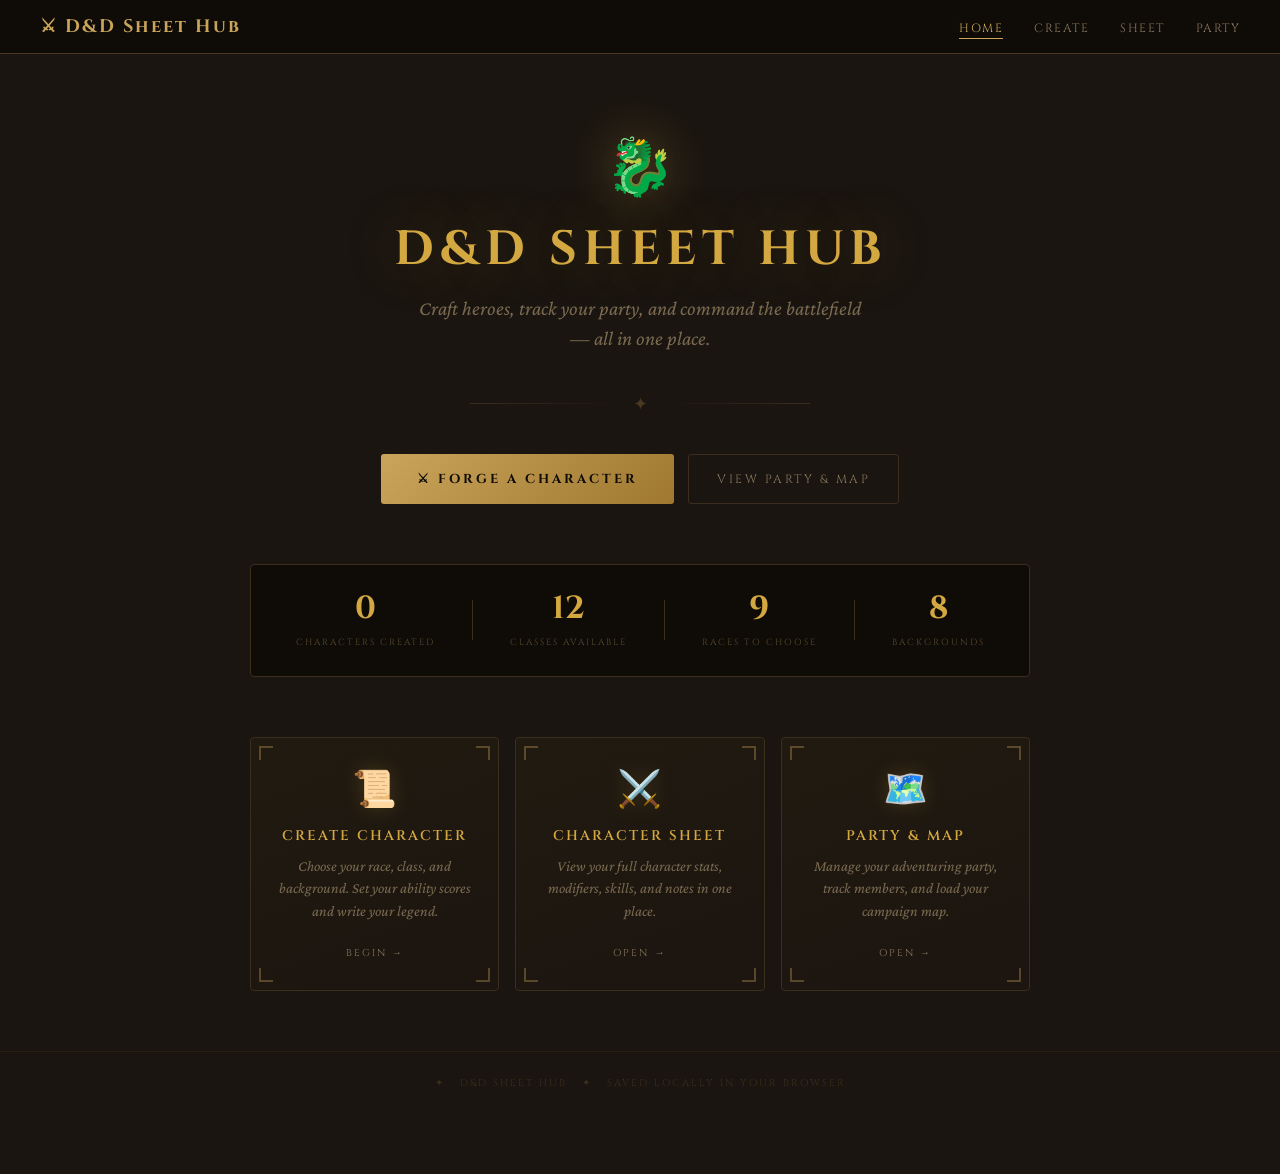
<file: index.html>
<!doctype html>
<html lang="no">
  <head>
    <meta charset="UTF-8" />
    <meta name="viewport" content="width=device-width, initial-scale=1.0" />
    <title>D&D Sheet Hub</title>
    <link rel="stylesheet" href="style.css" />
    <link rel="preconnect" href="https://fonts.googleapis.com" />
    <link rel="preconnect" href="https://fonts.gstatic.com" crossorigin />
    <link
      href="https://fonts.googleapis.com/css2?family=Cinzel:wght@400;600;700&family=Crimson+Pro:ital,wght@0,300;0,400;0,600;1,300;1,400&display=swap"
      rel="stylesheet"
    />
    <style>
      /* ---- HERO ---- */
      .hero {
        text-align: center;
        padding: 80px 20px 60px;
        position: relative;
      }

      .hero-emblem {
        font-size: 56px;
        display: block;
        margin-bottom: 24px;
        filter: drop-shadow(0 0 24px rgba(212, 168, 64, 0.4));
      }

      .hero-title {
        font-family: "Cinzel", serif;
        font-size: 48px;
        font-weight: 700;
        color: #d4a840;
        letter-spacing: 6px;
        text-transform: uppercase;
        text-shadow: 0 0 60px rgba(212, 168, 64, 0.25);
        line-height: 1.1;
        margin-bottom: 16px;
      }

      .hero-tagline {
        font-family: "Crimson Pro", serif;
        font-style: italic;
        font-size: 20px;
        color: #7a6a50;
        margin-bottom: 40px;
        max-width: 460px;
        margin-left: auto;
        margin-right: auto;
        line-height: 1.5;
      }

      .hero-divider {
        display: flex;
        align-items: center;
        gap: 16px;
        max-width: 340px;
        margin: 0 auto 40px;
      }

      .hero-divider::before,
      .hero-divider::after {
        content: "";
        flex: 1;
        height: 1px;
        background: linear-gradient(to right, transparent, #3a2e1c);
      }
      .hero-divider::before {
        background: linear-gradient(to left, transparent, #3a2e1c);
      }

      .hero-divider span {
        color: #4a3820;
        font-size: 18px;
      }

      .hero-buttons {
        display: flex;
        gap: 14px;
        justify-content: center;
        flex-wrap: wrap;
      }

      .btn-hero-primary {
        background: linear-gradient(135deg, #c9a45a, #a07830);
        color: #0f0c08;
        border: none;
        font-family: "Cinzel", serif;
        font-size: 13px;
        font-weight: 700;
        letter-spacing: 3px;
        text-transform: uppercase;
        padding: 16px 36px;
        border-radius: 3px;
        cursor: pointer;
        text-decoration: none;
        display: inline-block;
        transition:
          opacity 0.2s,
          transform 0.1s;
      }

      .btn-hero-primary:hover {
        opacity: 0.9;
      }
      .btn-hero-primary:active {
        transform: scale(0.99);
      }

      .btn-hero-secondary {
        background: transparent;
        color: #8a7860;
        border: 1px solid #3a2e1c;
        font-family: "Cinzel", serif;
        font-size: 12px;
        letter-spacing: 2.5px;
        text-transform: uppercase;
        padding: 16px 28px;
        border-radius: 3px;
        cursor: pointer;
        text-decoration: none;
        display: inline-block;
        transition:
          color 0.2s,
          border-color 0.2s;
      }

      .btn-hero-secondary:hover {
        color: #c9a45a;
        border-color: #c9a45a;
      }

      /* ---- FEATURE CARDS ---- */
      .cards-section {
        max-width: 820px;
        margin: 0 auto;
        padding: 0 20px 60px;
      }

      .cards-grid {
        display: grid;
        grid-template-columns: repeat(3, 1fr);
        gap: 16px;
      }

      .feature-card {
        background: linear-gradient(160deg, #211a10, #1c1510);
        border: 1px solid #3a2e1c;
        border-radius: 4px;
        padding: 30px 24px;
        text-align: center;
        position: relative;
        text-decoration: none;
        display: block;
        transition:
          border-color 0.2s,
          transform 0.2s;
        cursor: pointer;
      }

      .feature-card:hover {
        border-color: #c9a45a55;
        transform: translateY(-2px);
      }

      .feature-card .corner {
        width: 14px;
        height: 14px;
        opacity: 0.35;
      }
      .feature-card .corner-tl {
        top: 8px;
        left: 8px;
      }
      .feature-card .corner-tr {
        top: 8px;
        right: 8px;
      }
      .feature-card .corner-bl {
        bottom: 8px;
        left: 8px;
      }
      .feature-card .corner-br {
        bottom: 8px;
        right: 8px;
      }

      .card-icon {
        font-size: 36px;
        display: block;
        margin-bottom: 16px;
        filter: drop-shadow(0 0 10px rgba(212, 168, 64, 0.2));
      }

      .card-title {
        font-family: "Cinzel", serif;
        font-size: 14px;
        font-weight: 600;
        letter-spacing: 2px;
        text-transform: uppercase;
        color: #d4a840;
        margin-bottom: 10px;
      }

      .card-desc {
        font-family: "Crimson Pro", serif;
        font-style: italic;
        font-size: 15px;
        color: #7a6a50;
        line-height: 1.5;
        margin-bottom: 20px;
      }

      .card-link {
        font-family: "Cinzel", serif;
        font-size: 10px;
        letter-spacing: 2px;
        text-transform: uppercase;
        color: #8a7860;
        transition: color 0.2s;
      }

      .feature-card:hover .card-link {
        color: #c9a45a;
      }

      /* ---- STATS STRIP ---- */
      .stats-strip {
        max-width: 820px;
        margin: 0 auto 60px;
        padding: 0 20px;
      }

      .stats-panel {
        background: #0f0c08;
        border: 1px solid #3a2e1c;
        border-radius: 4px;
        padding: 28px 36px;
        display: flex;
        justify-content: space-around;
        align-items: center;
        gap: 20px;
        flex-wrap: wrap;
      }

      .stat-item {
        text-align: center;
      }

      .stat-number {
        font-family: "Cinzel", serif;
        font-size: 32px;
        font-weight: 700;
        color: #d4a840;
        display: block;
        line-height: 1;
        margin-bottom: 6px;
      }

      .stat-label {
        font-family: "Cinzel", serif;
        font-size: 9px;
        letter-spacing: 2px;
        text-transform: uppercase;
        color: #5a4a30;
      }

      .stat-divider {
        width: 1px;
        height: 40px;
        background: #3a2e1c;
      }

      /* ---- FOOTER ---- */
      .dnd-footer {
        text-align: center;
        padding: 24px;
        border-top: 1px solid #2a2010;
        font-family: "Cinzel", serif;
        font-size: 10px;
        letter-spacing: 2px;
        color: #3a2e1c;
        text-transform: uppercase;
      }

      /* ---- RESPONSIVE ---- */
      @media (max-width: 650px) {
        .hero-title {
          font-size: 32px;
          letter-spacing: 3px;
        }
        .cards-grid {
          grid-template-columns: 1fr;
        }
        .stat-divider {
          display: none;
        }
        .stats-panel {
          gap: 28px;
        }
      }
    </style>
  </head>
  <body>
    <nav class="dnd-nav">
      <div class="dnd-logo">⚔ D&D Sheet Hub</div>
      <div class="dnd-nav-links">
        <a href="index.html" class="active">Home</a>
        <a href="create.html">Create</a>
        <a href="character.html">Sheet</a>
        <a href="party.html">Party</a>
      </div>
    </nav>

    <!-- HERO -->
    <section class="hero">
      <span class="hero-emblem">🐉</span>
      <h1 class="hero-title">D&D Sheet Hub</h1>
      <p class="hero-tagline">
        Craft heroes, track your party, and command the battlefield — all in one
        place.
      </p>
      <div class="hero-divider"><span>✦</span></div>
      <div class="hero-buttons">
        <a class="btn-hero-primary" href="create.html">⚔ Forge a Character</a>
        <a class="btn-hero-secondary" href="party.html">View Party & Map</a>
      </div>
    </section>

    <!-- STATS STRIP -->
    <div class="stats-strip">
      <div class="stats-panel">
        <div class="stat-item">
          <span class="stat-number" id="charCount">0</span>
          <span class="stat-label">Characters Created</span>
        </div>
        <div class="stat-divider"></div>
        <div class="stat-item">
          <span class="stat-number">12</span>
          <span class="stat-label">Classes Available</span>
        </div>
        <div class="stat-divider"></div>
        <div class="stat-item">
          <span class="stat-number">9</span>
          <span class="stat-label">Races to Choose</span>
        </div>
        <div class="stat-divider"></div>
        <div class="stat-item">
          <span class="stat-number">8</span>
          <span class="stat-label">Backgrounds</span>
        </div>
      </div>
    </div>

    <!-- FEATURE CARDS -->
    <section class="cards-section">
      <div class="cards-grid">
        <a class="feature-card" href="create.html">
          <div class="corner corner-tl"></div>
          <div class="corner corner-tr"></div>
          <div class="corner corner-bl"></div>
          <div class="corner corner-br"></div>
          <span class="card-icon">📜</span>
          <div class="card-title">Create Character</div>
          <p class="card-desc">
            Choose your race, class, and background. Set your ability scores and
            write your legend.
          </p>
          <span class="card-link">Begin →</span>
        </a>

        <a class="feature-card" href="character.html">
          <div class="corner corner-tl"></div>
          <div class="corner corner-tr"></div>
          <div class="corner corner-bl"></div>
          <div class="corner corner-br"></div>
          <span class="card-icon">⚔️</span>
          <div class="card-title">Character Sheet</div>
          <p class="card-desc">
            View your full character stats, modifiers, skills, and notes in one
            place.
          </p>
          <span class="card-link">Open →</span>
        </a>

        <a class="feature-card" href="party.html">
          <div class="corner corner-tl"></div>
          <div class="corner corner-tr"></div>
          <div class="corner corner-bl"></div>
          <div class="corner corner-br"></div>
          <span class="card-icon">🗺️</span>
          <div class="card-title">Party & Map</div>
          <p class="card-desc">
            Manage your adventuring party, track members, and load your campaign
            map.
          </p>
          <span class="card-link">Open →</span>
        </a>
      </div>
    </section>

    <footer class="dnd-footer">
      ✦ &nbsp; D&D Sheet Hub &nbsp; ✦ &nbsp; Saved locally in your browser
    </footer>

    <script>
      // Show how many characters have been saved locally
      const saved = localStorage.getItem("dnd_character");
      document.getElementById("charCount").textContent = saved ? "1" : "0";
    </script>
  </body>
</html>
</file>
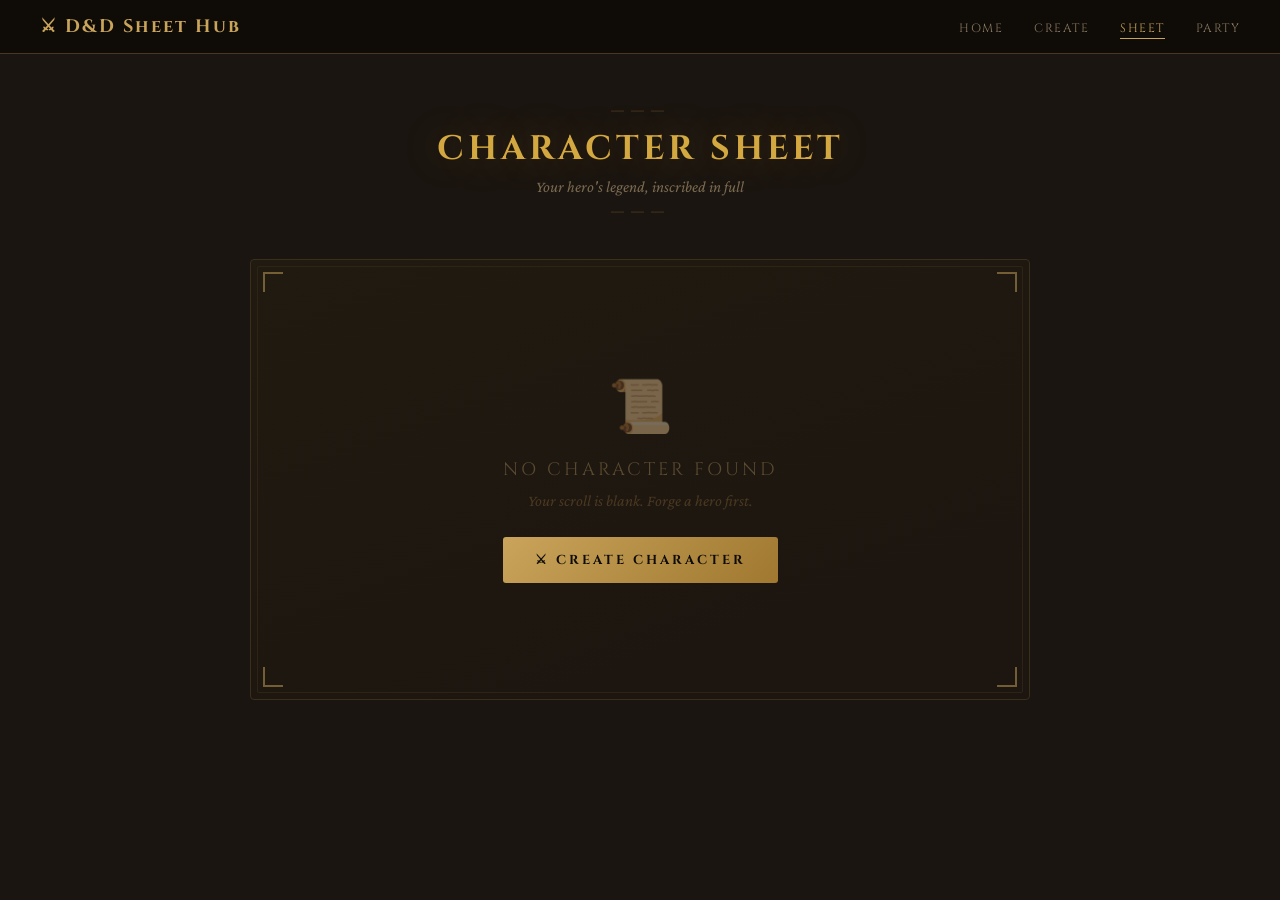
<file: character.html>
<!doctype html>
<html lang="no">
  <head>
    <meta charset="UTF-8" />
    <meta name="viewport" content="width=device-width, initial-scale=1.0" />
    <title>Character Sheet | D&D Sheet Hub</title>
    <link rel="stylesheet" href="style.css" />
    <link rel="preconnect" href="https://fonts.googleapis.com" />
    <link rel="preconnect" href="https://fonts.gstatic.com" crossorigin />
    <link
      href="https://fonts.googleapis.com/css2?family=Cinzel:wght@400;600;700&family=Crimson+Pro:ital,wght@0,300;0,400;0,600;1,300;1,400&display=swap"
      rel="stylesheet"
    />
    <style>
      /* ---- EMPTY STATE ---- */
      .empty-state {
        text-align: center;
        padding: 80px 20px;
      }

      .empty-icon {
        font-size: 52px;
        display: block;
        margin-bottom: 20px;
        opacity: 0.4;
      }

      .empty-title {
        font-family: "Cinzel", serif;
        font-size: 18px;
        letter-spacing: 3px;
        text-transform: uppercase;
        color: #5a4a30;
        margin-bottom: 10px;
      }

      .empty-desc {
        font-family: "Crimson Pro", serif;
        font-style: italic;
        font-size: 16px;
        color: #4a3820;
        margin-bottom: 28px;
      }

      /* ---- CHARACTER HEADER ---- */
      .char-header {
        display: flex;
        gap: 28px;
        align-items: flex-start;
        margin-bottom: 32px;
        flex-wrap: wrap;
      }

      .char-portrait {
        width: 110px;
        height: 110px;
        border-radius: 4px;
        border: 1px solid #3a2e1c;
        object-fit: cover;
        flex-shrink: 0;
        background: #120f0a;
        display: flex;
        align-items: center;
        justify-content: center;
        font-size: 40px;
        color: #3a2e1c;
      }

      .char-portrait img {
        width: 100%;
        height: 100%;
        object-fit: cover;
        border-radius: 3px;
      }

      .char-identity {
        flex: 1;
      }

      .char-name {
        font-family: "Cinzel", serif;
        font-size: 32px;
        font-weight: 700;
        color: #d4a840;
        letter-spacing: 3px;
        text-transform: uppercase;
        text-shadow: 0 0 30px rgba(212, 168, 64, 0.2);
        line-height: 1.1;
        margin-bottom: 8px;
      }

      .char-meta {
        display: flex;
        gap: 8px;
        flex-wrap: wrap;
        margin-bottom: 12px;
      }

      .char-badge {
        font-family: "Cinzel", serif;
        font-size: 9px;
        letter-spacing: 2px;
        text-transform: uppercase;
        color: #8a7040;
        background: #1e1810;
        border: 1px solid #3a2e1c;
        border-radius: 2px;
        padding: 4px 10px;
      }

      .char-badge.level {
        color: #c9a45a;
        border-color: #c9a45a44;
        background: #221a08;
      }

      .char-updated {
        font-family: "Crimson Pro", serif;
        font-style: italic;
        font-size: 13px;
        color: #4a3820;
      }

      /* ---- ABILITY SCORES ---- */
      .ability-grid-sheet {
        display: grid;
        grid-template-columns: repeat(6, 1fr);
        gap: 10px;
        margin-bottom: 4px;
      }

      .ability-box {
        background: #120f0a;
        border: 1px solid #3a2e1c;
        border-radius: 4px;
        padding: 14px 8px 10px;
        text-align: center;
      }

      .ability-box .ab-label {
        font-family: "Cinzel", serif;
        font-size: 9px;
        letter-spacing: 2px;
        color: #c9a45a;
        display: block;
        margin-bottom: 6px;
      }

      .ability-box .ab-score {
        font-family: "Cinzel", serif;
        font-size: 26px;
        font-weight: 700;
        color: #e8dcc8;
        display: block;
        line-height: 1;
      }

      .ability-box .ab-mod {
        font-family: "Crimson Pro", serif;
        font-style: italic;
        font-size: 13px;
        color: #7a6a50;
        display: block;
        margin-top: 4px;
      }

      /* ---- SKILLS ---- */
      .skills-grid {
        display: grid;
        grid-template-columns: 1fr 1fr;
        gap: 6px;
      }

      .skill-row {
        display: flex;
        justify-content: space-between;
        align-items: center;
        padding: 6px 10px;
        background: #120f0a;
        border-radius: 3px;
        border: 1px solid #2a2010;
      }

      .skill-name {
        font-family: "Crimson Pro", serif;
        font-size: 14px;
        color: #c8b890;
      }

      .skill-name .skill-attr {
        font-size: 11px;
        color: #5a4a30;
        margin-left: 4px;
        font-style: italic;
      }

      .skill-mod {
        font-family: "Cinzel", serif;
        font-size: 13px;
        font-weight: 600;
        color: #c9a45a;
      }

      /* ---- COMBAT STATS ---- */
      .combat-grid {
        display: grid;
        grid-template-columns: repeat(3, 1fr);
        gap: 10px;
      }

      .combat-box {
        background: #120f0a;
        border: 1px solid #3a2e1c;
        border-radius: 4px;
        padding: 16px 12px;
        text-align: center;
      }

      .combat-label {
        font-family: "Cinzel", serif;
        font-size: 9px;
        letter-spacing: 2px;
        text-transform: uppercase;
        color: #5a4a30;
        display: block;
        margin-bottom: 8px;
      }

      .combat-value {
        font-family: "Cinzel", serif;
        font-size: 28px;
        font-weight: 700;
        color: #d4a840;
        display: block;
        line-height: 1;
      }

      /* ---- NOTES ---- */
      .notes-box {
        background: #120f0a;
        border: 1px solid #3a2e1c;
        border-radius: 4px;
        padding: 18px;
        font-family: "Crimson Pro", serif;
        font-size: 16px;
        color: #c8b890;
        line-height: 1.7;
        min-height: 100px;
        white-space: pre-wrap;
      }

      .notes-empty {
        font-style: italic;
        color: #3a2e1c;
      }

      /* ---- DEATH SAVES ---- */
      .death-saves {
        display: flex;
        gap: 20px;
        align-items: center;
        flex-wrap: wrap;
      }

      .death-label {
        font-family: "Cinzel", serif;
        font-size: 10px;
        letter-spacing: 2px;
        text-transform: uppercase;
        color: #5a4a30;
        min-width: 60px;
      }

      .save-dots {
        display: flex;
        gap: 8px;
      }

      .save-dot {
        width: 18px;
        height: 18px;
        border-radius: 50%;
        border: 1px solid #3a2e1c;
        background: #120f0a;
        cursor: pointer;
        transition:
          background 0.15s,
          border-color 0.15s;
      }

      .save-dot.success.filled {
        background: #3a7a3a;
        border-color: #5aaa5a;
      }
      .save-dot.failure.filled {
        background: #7a2020;
        border-color: #aa4040;
      }

      /* ---- EDIT BUTTON ---- */
      .sheet-actions {
        display: flex;
        gap: 10px;
        margin-top: 28px;
      }

      /* ---- RESPONSIVE ---- */
      @media (max-width: 650px) {
        .ability-grid-sheet {
          grid-template-columns: repeat(3, 1fr);
        }
        .combat-grid {
          grid-template-columns: repeat(2, 1fr);
        }
        .skills-grid {
          grid-template-columns: 1fr;
        }
        .char-name {
          font-size: 22px;
        }
      }
    </style>
  </head>
  <body>
    <nav class="dnd-nav">
      <div class="dnd-logo">⚔ D&D Sheet Hub</div>
      <div class="dnd-nav-links">
        <a href="index.html">Home</a>
        <a href="create.html">Create</a>
        <a href="character.html" class="active">Sheet</a>
        <a href="party.html">Party</a>
      </div>
    </nav>

    <div class="dnd-container">
      <div class="dnd-header">
        <h1 class="dnd-title">Character Sheet</h1>
        <p class="dnd-subtitle">Your hero's legend, inscribed in full</p>
      </div>

      <div class="dnd-panel" id="sheetPanel">
        <div class="corner corner-tl"></div>
        <div class="corner corner-tr"></div>
        <div class="corner corner-bl"></div>
        <div class="corner corner-br"></div>

        <!-- Filled by JS -->
        <div id="sheetContent"></div>
      </div>
    </div>

    <script>
      const abilities = [
        {
          id: "str",
          label: "STR",
          name: "Strength",
          skills: [{ name: "Athletics", attr: "STR" }],
        },
        {
          id: "dex",
          label: "DEX",
          name: "Dexterity",
          skills: [
            { name: "Acrobatics", attr: "DEX" },
            { name: "Sleight of Hand", attr: "DEX" },
            { name: "Stealth", attr: "DEX" },
          ],
        },
        { id: "con", label: "CON", name: "Constitution", skills: [] },
        {
          id: "int",
          label: "INT",
          name: "Intelligence",
          skills: [
            { name: "Arcana", attr: "INT" },
            { name: "History", attr: "INT" },
            { name: "Investigation", attr: "INT" },
            { name: "Nature", attr: "INT" },
            { name: "Religion", attr: "INT" },
          ],
        },
        {
          id: "wis",
          label: "WIS",
          name: "Wisdom",
          skills: [
            { name: "Animal Handling", attr: "WIS" },
            { name: "Insight", attr: "WIS" },
            { name: "Medicine", attr: "WIS" },
            { name: "Perception", attr: "WIS" },
            { name: "Survival", attr: "WIS" },
          ],
        },
        {
          id: "cha",
          label: "CHA",
          name: "Charisma",
          skills: [
            { name: "Deception", attr: "CHA" },
            { name: "Intimidation", attr: "CHA" },
            { name: "Performance", attr: "CHA" },
            { name: "Persuasion", attr: "CHA" },
          ],
        },
      ];

      function mod(score) {
        return Math.floor((score - 10) / 2);
      }

      function modStr(score) {
        const m = mod(score);
        return (m >= 0 ? "+" : "") + m;
      }

      function profBonus(level) {
        return Math.ceil(level / 4) + 1;
      }

      function calcAC(dex) {
        return 10 + mod(dex);
      }

      function calcHP(level, con) {
        return 8 + mod(con) * level + 8 * (level - 1);
      }

      function calcInitiative(dex) {
        return mod(dex);
      }

      function renderSheet(char) {
        const prof = profBonus(char.level);
        const allSkills = abilities
          .flatMap((a) =>
            a.skills.map((s) => ({
              ...s,
              modVal: mod(char.stats[a.id]),
            })),
          )
          .sort((a, b) => a.name.localeCompare(b.name));

        const updatedDate = new Date(char.updatedAt).toLocaleDateString(
          "no-NO",
          {
            day: "numeric",
            month: "long",
            year: "numeric",
          },
        );

        const portraitHTML = char.image
          ? `<div class="char-portrait"><img src="${char.image}" alt="Character portrait" /></div>`
          : `<div class="char-portrait">⚔</div>`;

        document.getElementById("sheetContent").innerHTML = `
          <!-- HEADER -->
          <div class="char-header">
            ${portraitHTML}
            <div class="char-identity">
              <div class="char-name">${char.name}</div>
              <div class="char-meta">
                <span class="char-badge level">Level ${char.level}</span>
                ${char.class ? `<span class="char-badge">${char.class}</span>` : ""}
                ${char.race ? `<span class="char-badge">${char.race}</span>` : ""}
                ${char.background ? `<span class="char-badge">${char.background}</span>` : ""}
                <span class="char-badge">Prof +${prof}</span>
              </div>
              <div class="char-updated">Last updated: ${updatedDate}</div>
            </div>
          </div>

          <!-- ABILITY SCORES -->
          <div class="section-divider"><span>Ability Scores</span></div>
          <div class="ability-grid-sheet">
            ${abilities
              .map(
                (a) => `
              <div class="ability-box">
                <span class="ab-label">${a.label}</span>
                <span class="ab-score">${char.stats[a.id]}</span>
                <span class="ab-mod">${modStr(char.stats[a.id])}</span>
              </div>
            `,
              )
              .join("")}
          </div>

          <!-- COMBAT STATS -->
          <div class="section-divider" style="margin-top:28px"><span>Combat</span></div>
          <div class="combat-grid">
            <div class="combat-box">
              <span class="combat-label">Hit Points</span>
              <span class="combat-value">${calcHP(char.level, char.stats.con)}</span>
            </div>
            <div class="combat-box">
              <span class="combat-label">Armor Class</span>
              <span class="combat-value">${calcAC(char.stats.dex)}</span>
            </div>
            <div class="combat-box">
              <span class="combat-label">Initiative</span>
              <span class="combat-value">${calcInitiative(char.stats.dex) >= 0 ? "+" : ""}${calcInitiative(char.stats.dex)}</span>
            </div>
          </div>

          <!-- DEATH SAVES -->
          <div style="margin-top:14px; background:#120f0a; border:1px solid #3a2e1c; border-radius:4px; padding:14px 18px;">
            <div style="font-family:'Cinzel',serif; font-size:9px; letter-spacing:2px; text-transform:uppercase; color:#5a4a30; margin-bottom:12px;">Death Saving Throws</div>
            <div class="death-saves">
              <span class="death-label">Successes</span>
              <div class="save-dots" id="successDots">
                <div class="save-dot success" data-index="0"></div>
                <div class="save-dot success" data-index="1"></div>
                <div class="save-dot success" data-index="2"></div>
              </div>
              <span class="death-label" style="margin-left:12px">Failures</span>
              <div class="save-dots" id="failureDots">
                <div class="save-dot failure" data-index="0"></div>
                <div class="save-dot failure" data-index="1"></div>
                <div class="save-dot failure" data-index="2"></div>
              </div>
            </div>
          </div>

          <!-- SKILLS -->
          <div class="section-divider" style="margin-top:28px"><span>Skills</span></div>
          <div class="skills-grid">
            ${allSkills
              .map(
                (s) => `
              <div class="skill-row">
                <span class="skill-name">${s.name} <span class="skill-attr">${s.attr}</span></span>
                <span class="skill-mod">${s.modVal >= 0 ? "+" : ""}${s.modVal}</span>
              </div>
            `,
              )
              .join("")}
          </div>

          <!-- SAVING THROWS -->
          <div class="section-divider" style="margin-top:28px"><span>Saving Throws</span></div>
          <div class="skills-grid">
            ${abilities
              .map(
                (a) => `
              <div class="skill-row">
                <span class="skill-name">${a.name}</span>
                <span class="skill-mod">${modStr(char.stats[a.id])}</span>
              </div>
            `,
              )
              .join("")}
          </div>

          <!-- NOTES -->
          <div class="section-divider" style="margin-top:28px"><span>Notes & Backstory</span></div>
          <div class="notes-box">
            ${
              char.notes
                ? char.notes.replace(/</g, "&lt;").replace(/>/g, "&gt;")
                : '<span class="notes-empty">No notes recorded.</span>'
            }
          </div>

          <!-- ACTIONS -->
          <div class="sheet-actions">
            <a href="create.html" class="btn-secondary" style="text-decoration:none; padding:14px 22px; font-family:'Cinzel',serif; font-size:11px; letter-spacing:2px; text-transform:uppercase; color:#7a6a50; border:1px solid #3a2e1c; border-radius:3px; transition:color 0.2s, border-color 0.2s; cursor:pointer; display:inline-block;">✎ Edit Character</a>
            <button class="btn-secondary" id="deleteBtn" style="cursor:pointer;">⊗ Delete Character</button>
          </div>
        `;

        // Death save dot toggle
        document.querySelectorAll(".save-dot").forEach((dot) => {
          dot.addEventListener("click", () => {
            dot.classList.toggle("filled");
          });
        });

        // Delete character
        document.getElementById("deleteBtn").addEventListener("click", () => {
          if (
            confirm(
              "Are you sure you want to delete this character? This cannot be undone.",
            )
          ) {
            localStorage.removeItem("dnd_character");
            renderEmpty();
          }
        });
      }

      function renderEmpty() {
        document.getElementById("sheetContent").innerHTML = `
          <div class="empty-state">
            <span class="empty-icon">📜</span>
            <div class="empty-title">No Character Found</div>
            <p class="empty-desc">Your scroll is blank. Forge a hero first.</p>
            <a href="create.html" class="btn-hero-primary" style="
              background: linear-gradient(135deg, #c9a45a, #a07830);
              color: #0f0c08;
              border: none;
              font-family: 'Cinzel', serif;
              font-size: 13px;
              font-weight: 700;
              letter-spacing: 3px;
              text-transform: uppercase;
              padding: 14px 32px;
              border-radius: 3px;
              cursor: pointer;
              text-decoration: none;
              display: inline-block;
            ">⚔ Create Character</a>
          </div>
        `;
      }

      // Load from localStorage
      const saved = localStorage.getItem("dnd_character");
      if (saved) {
        try {
          renderSheet(JSON.parse(saved));
        } catch {
          renderEmpty();
        }
      } else {
        renderEmpty();
      }
    </script>
  </body>
</html>
</file>
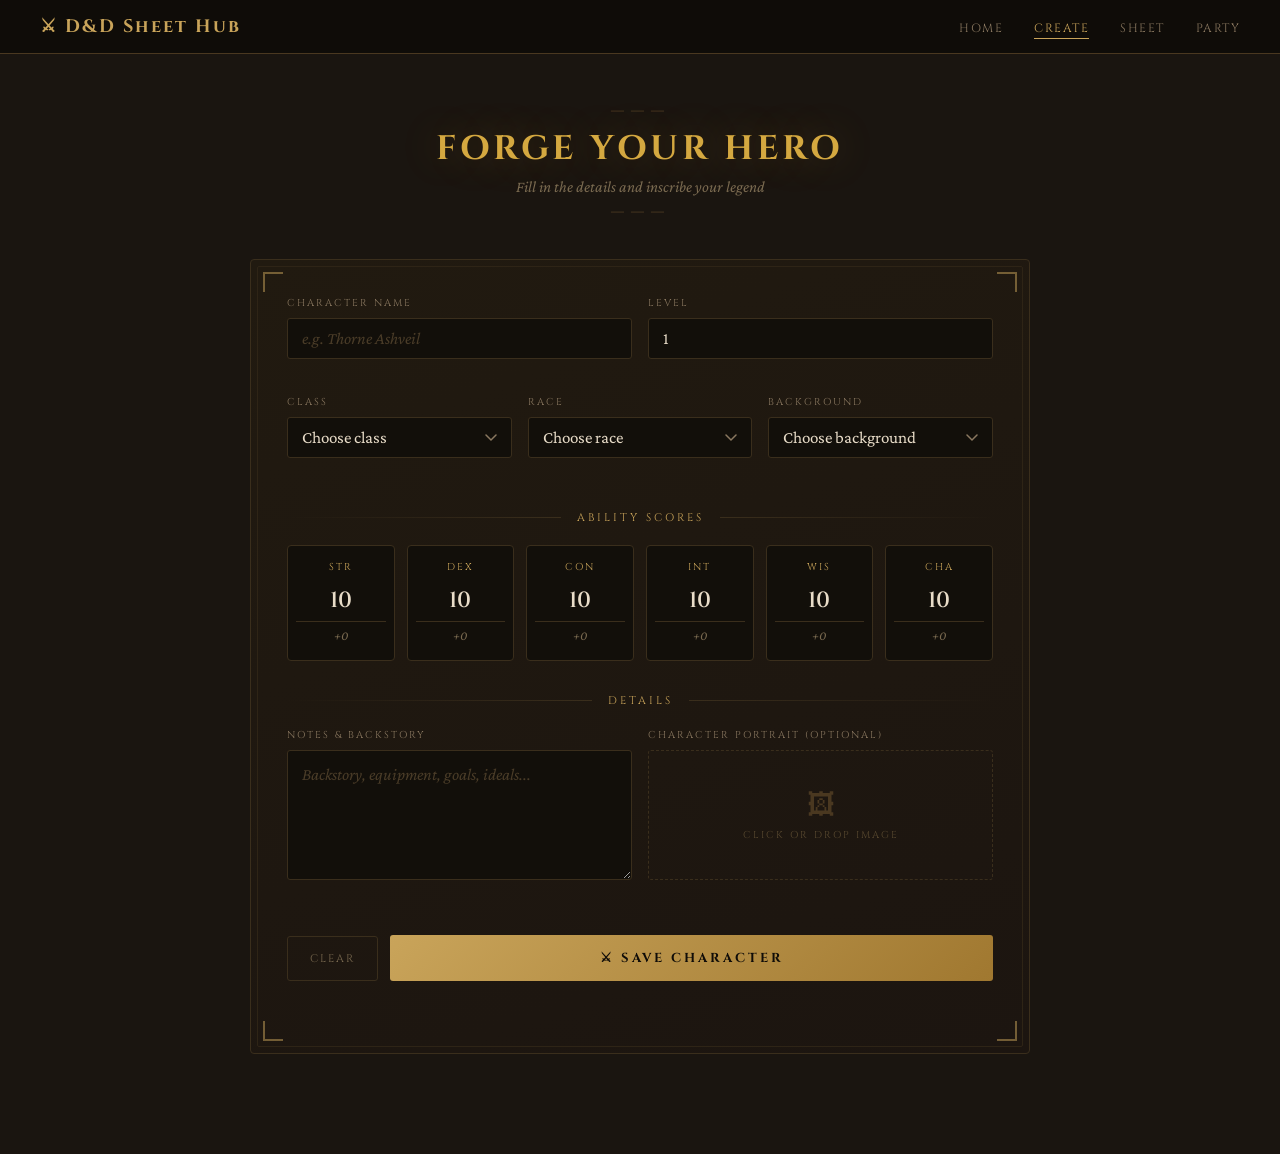
<file: create.html>
<!doctype html>
<html lang="no">
  <head>
    <meta charset="UTF-8" />
    <meta name="viewport" content="width=device-width, initial-scale=1.0" />
    <title>Create Character | D&D Sheet Hub</title>
    <link rel="stylesheet" href="style.css" />
    <link rel="preconnect" href="https://fonts.googleapis.com" />
    <link rel="preconnect" href="https://fonts.gstatic.com" crossorigin />
    <link
      href="https://fonts.googleapis.com/css2?family=Cinzel:wght@400;600;700&family=Crimson+Pro:ital,wght@0,300;0,400;0,600;1,300;1,400&display=swap"
      rel="stylesheet"
    />
  </head>
  <body>
    <nav class="dnd-nav">
      <div class="dnd-logo">⚔ D&D Sheet Hub</div>
      <div class="dnd-nav-links">
        <a href="index.html">Home</a>
        <a href="create.html" class="active">Create</a>
        <a href="character.html">Sheet</a>
        <a href="party.html">Party</a>
      </div>
    </nav>

    <div class="dnd-container">
      <div class="dnd-header">
        <h1 class="dnd-title">Forge Your Hero</h1>
        <p class="dnd-subtitle">Fill in the details and inscribe your legend</p>
      </div>

      <div class="dnd-panel">
        <div class="corner corner-tl"></div>
        <div class="corner corner-tr"></div>
        <div class="corner corner-bl"></div>
        <div class="corner corner-br"></div>

        <form id="characterForm">
          <div class="grid-2">
            <div class="field-group">
              <label class="field-label" for="name">Character Name</label>
              <input
                class="dnd-input"
                id="name"
                name="name"
                type="text"
                placeholder="e.g. Thorne Ashveil"
                maxlength="30"
                required
              />
            </div>
            <div class="field-group">
              <label class="field-label" for="level">Level</label>
              <input
                class="dnd-input"
                id="level"
                name="level"
                type="number"
                min="1"
                max="20"
                value="1"
                required
              />
            </div>
          </div>

          <div class="grid-3">
            <div class="field-group">
              <label class="field-label" for="class">Class</label>
              <select class="dnd-select" id="class" name="class" required>
                <option value="">Choose class</option>
                <option>Barbarian</option>
                <option>Bard</option>
                <option>Cleric</option>
                <option>Druid</option>
                <option>Fighter</option>
                <option>Monk</option>
                <option>Paladin</option>
                <option>Ranger</option>
                <option>Rogue</option>
                <option>Sorcerer</option>
                <option>Warlock</option>
                <option>Wizard</option>
              </select>
            </div>
            <div class="field-group">
              <label class="field-label" for="race">Race</label>
              <select class="dnd-select" id="race" name="race" required>
                <option value="">Choose race</option>
                <option>Human</option>
                <option>Elf</option>
                <option>Dwarf</option>
                <option>Halfling</option>
                <option>Gnome</option>
                <option>Half-Elf</option>
                <option>Half-Orc</option>
                <option>Tiefling</option>
                <option>Dragonborn</option>
              </select>
            </div>
            <div class="field-group">
              <label class="field-label" for="background">Background</label>
              <select class="dnd-select" id="background" name="background">
                <option value="">Choose background</option>
                <option>Acolyte</option>
                <option>Criminal</option>
                <option>Folk Hero</option>
                <option>Noble</option>
                <option>Outlander</option>
                <option>Sage</option>
                <option>Soldier</option>
                <option>Urchin</option>
              </select>
            </div>
          </div>

          <div class="section-divider"><span>Ability Scores</span></div>

          <div class="ability-grid" id="abilityGrid"></div>

          <div class="section-divider"><span>Details</span></div>

          <div class="grid-2">
            <div class="field-group">
              <label class="field-label" for="notes">Notes & Backstory</label>
              <textarea
                class="dnd-textarea"
                id="notes"
                name="notes"
                placeholder="Backstory, equipment, goals, ideals..."
              ></textarea>
            </div>
            <div class="field-group">
              <label class="field-label">Character Portrait (optional)</label>
              <div class="image-drop" id="imageDrop">
                <input
                  type="file"
                  accept="image/*"
                  class="file-input-hidden"
                  id="imageInput"
                />
                <div class="image-drop-icon" id="dropIcon">🖼</div>
                <div class="image-drop-text" id="dropText">
                  Click or drop image
                </div>
                <div class="image-preview-wrap" id="previewWrap">
                  <img
                    class="image-preview"
                    id="imagePreview"
                    alt="Character portrait"
                  />
                </div>
              </div>
            </div>
          </div>

          <div class="actions">
            <button type="button" class="btn-secondary" id="clearBtn">
              Clear
            </button>
            <button type="submit" class="btn-primary">⚔ Save Character</button>
          </div>
          <p class="status-msg" id="statusMsg" aria-live="polite"></p>
        </form>
      </div>
    </div>

    <script src="script.js"></script>
  </body>
</html>
</file>
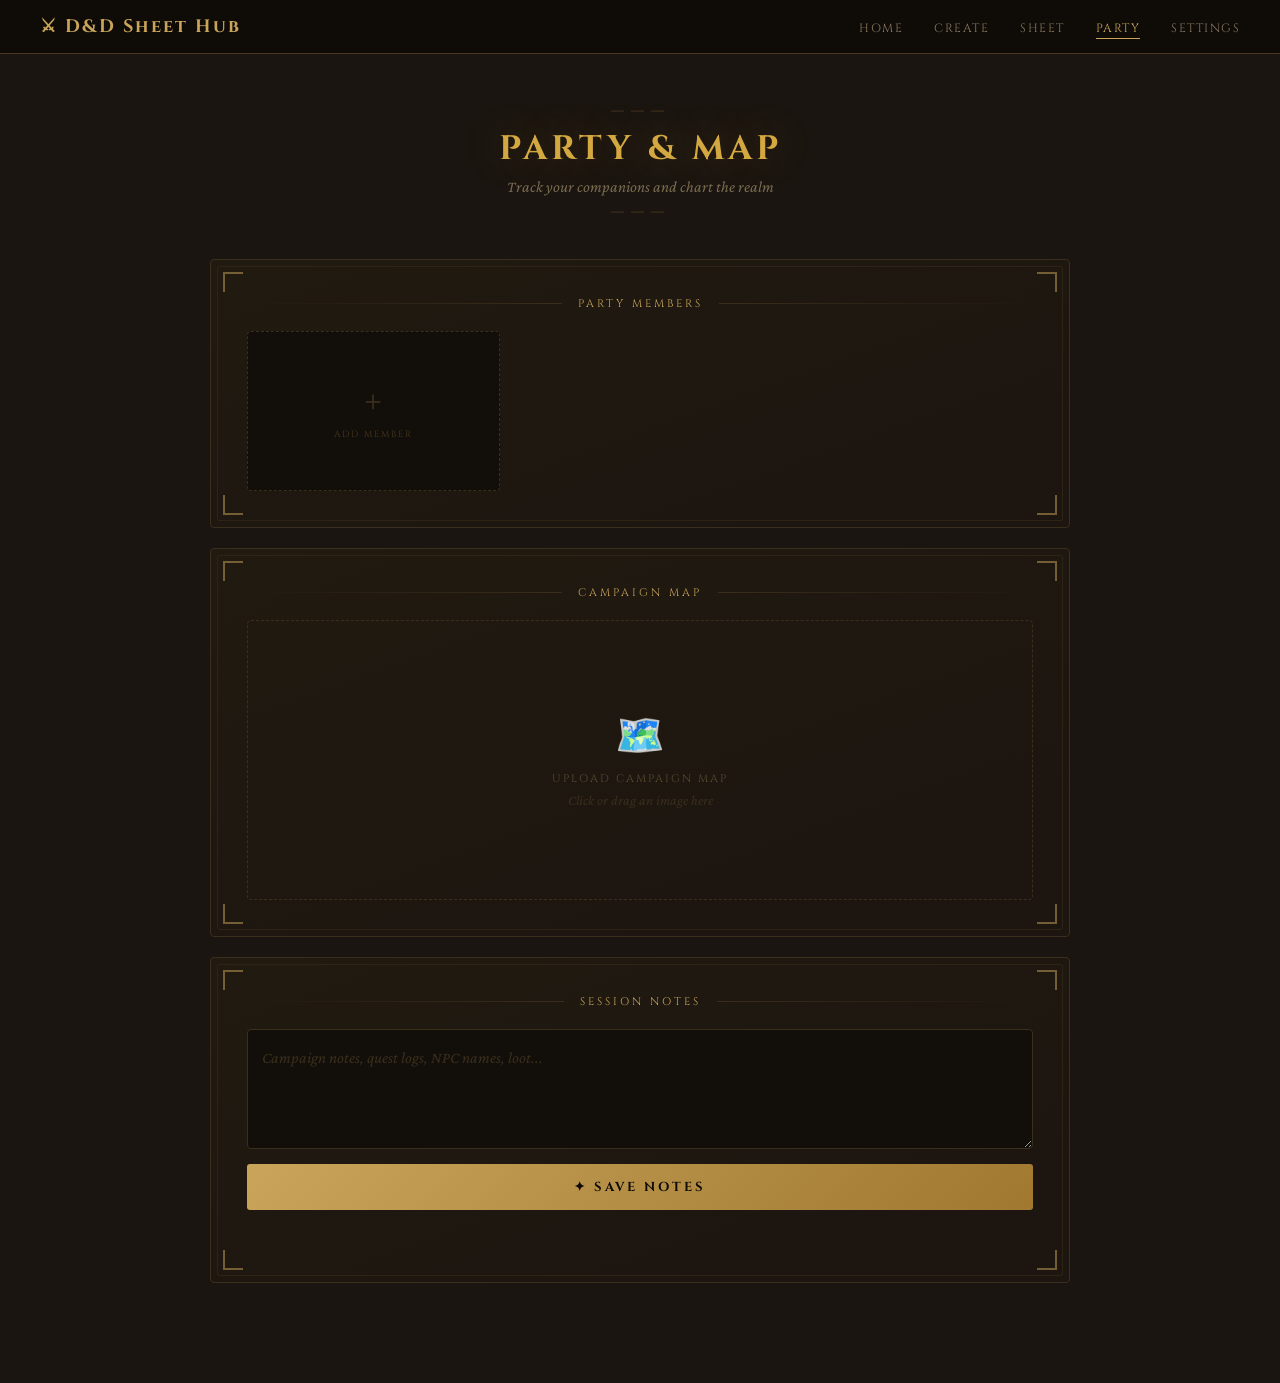
<file: party.html>
<!doctype html>
<html lang="no">
  <head>
    <meta charset="UTF-8" />
    <meta name="viewport" content="width=device-width, initial-scale=1.0" />
    <title>Party & Map | D&D Sheet Hub</title>
    <link rel="stylesheet" href="style.css" />
    <link rel="preconnect" href="https://fonts.googleapis.com" />
    <link rel="preconnect" href="https://fonts.gstatic.com" crossorigin />
    <link
      href="https://fonts.googleapis.com/css2?family=Cinzel:wght@400;600;700&family=Crimson+Pro:ital,wght@0,300;0,400;0,600;1,300;1,400&display=swap"
      rel="stylesheet"
    />
    <style>
      /* PARTY GRID */
      .party-grid {
        display: grid;
        grid-template-columns: repeat(auto-fill, minmax(220px, 1fr));
        gap: 14px;
        margin-top: 4px;
      }

      .member-card {
        background: #120f0a;
        border: 1px solid #3a2e1c;
        border-radius: 4px;
        padding: 20px 16px;
        position: relative;
        transition: border-color 0.2s;
      }

      .member-card:hover {
        border-color: #c9a45a44;
      }

      .member-card.empty {
        border-style: dashed;
        display: flex;
        flex-direction: column;
        align-items: center;
        justify-content: center;
        min-height: 160px;
        cursor: pointer;
        transition:
          border-color 0.2s,
          background 0.2s;
      }

      .member-card.empty:hover {
        border-color: #c9a45a;
        background: #1a1408;
      }

      .member-add-icon {
        font-size: 28px;
        color: #3a2e1c;
        margin-bottom: 8px;
      }

      .member-add-label {
        font-family: "Cinzel", serif;
        font-size: 9px;
        letter-spacing: 2px;
        text-transform: uppercase;
        color: #4a3820;
      }

      .member-avatar {
        width: 52px;
        height: 52px;
        border-radius: 4px;
        background: #1e1810;
        border: 1px solid #3a2e1c;
        display: flex;
        align-items: center;
        justify-content: center;
        font-size: 24px;
        margin-bottom: 12px;
        overflow: hidden;
      }

      .member-avatar img {
        width: 100%;
        height: 100%;
        object-fit: cover;
      }

      .member-name {
        font-family: "Cinzel", serif;
        font-size: 14px;
        font-weight: 600;
        color: #d4a840;
        letter-spacing: 1px;
        margin-bottom: 6px;
        word-break: break-word;
      }

      .member-meta {
        display: flex;
        flex-wrap: wrap;
        gap: 5px;
        margin-bottom: 12px;
      }

      .member-badge {
        font-family: "Cinzel", serif;
        font-size: 8px;
        letter-spacing: 1.5px;
        text-transform: uppercase;
        color: #8a7040;
        background: #1e1810;
        border: 1px solid #3a2e1c;
        border-radius: 2px;
        padding: 3px 7px;
      }

      .member-hp {
        display: flex;
        align-items: center;
        gap: 8px;
        margin-bottom: 10px;
      }

      .hp-label {
        font-family: "Cinzel", serif;
        font-size: 9px;
        letter-spacing: 1.5px;
        text-transform: uppercase;
        color: #5a4a30;
        min-width: 24px;
      }

      .hp-bar-wrap {
        flex: 1;
        height: 6px;
        background: #1e1810;
        border-radius: 3px;
        overflow: hidden;
      }

      .hp-bar {
        height: 100%;
        border-radius: 3px;
        background: linear-gradient(to right, #7a2020, #c9a45a);
        transition: width 0.3s;
      }

      .hp-text {
        font-family: "Cinzel", serif;
        font-size: 11px;
        color: #8a7060;
        min-width: 38px;
        text-align: right;
      }

      .hp-controls {
        display: flex;
        gap: 6px;
        margin-bottom: 10px;
      }

      .hp-btn {
        flex: 1;
        background: #1a1510;
        border: 1px solid #3a2e1c;
        color: #8a7060;
        font-family: "Cinzel", serif;
        font-size: 16px;
        border-radius: 3px;
        padding: 4px;
        cursor: pointer;
        transition:
          color 0.2s,
          border-color 0.2s;
        line-height: 1;
      }

      .hp-btn:hover {
        color: #c9a45a;
        border-color: #c9a45a;
      }

      .hp-input {
        width: 48px;
        background: #120f0a;
        border: 1px solid #3a2e1c;
        border-radius: 3px;
        color: #e8dcc8;
        font-family: "Cinzel", serif;
        font-size: 13px;
        text-align: center;
        padding: 4px 6px;
        outline: none;
      }

      .hp-input:focus {
        border-color: #c9a45a;
      }

      .member-remove {
        position: absolute;
        top: 10px;
        right: 10px;
        background: none;
        border: none;
        color: #3a2010;
        font-size: 14px;
        cursor: pointer;
        font-family: "Cinzel", serif;
        transition: color 0.2s;
        line-height: 1;
      }

      .member-remove:hover {
        color: #aa4040;
      }

      /* ADD MEMBER MODAL */
      .modal-backdrop {
        display: none;
        position: fixed;
        inset: 0;
        background: rgba(0, 0, 0, 0.7);
        z-index: 100;
        align-items: center;
        justify-content: center;
      }

      .modal-backdrop.open {
        display: flex;
      }

      .modal {
        background: #1c1510;
        border: 1px solid #4a3820;
        border-radius: 6px;
        padding: 32px 28px;
        width: 100%;
        max-width: 420px;
        position: relative;
      }

      .modal-title {
        font-family: "Cinzel", serif;
        font-size: 16px;
        letter-spacing: 3px;
        text-transform: uppercase;
        color: #d4a840;
        margin-bottom: 20px;
      }

      .modal-close {
        position: absolute;
        top: 16px;
        right: 16px;
        background: none;
        border: none;
        color: #5a4a30;
        font-size: 20px;
        cursor: pointer;
        transition: color 0.2s;
      }
      .modal-close:hover {
        color: #c9a45a;
      }

      .modal-field {
        margin-bottom: 14px;
      }

      .modal-actions {
        display: flex;
        gap: 10px;
        margin-top: 20px;
      }

      /* MAP */
      .map-drop {
        border: 1px dashed #3a2e1c;
        border-radius: 4px;
        min-height: 280px;
        display: flex;
        flex-direction: column;
        align-items: center;
        justify-content: center;
        cursor: pointer;
        transition:
          border-color 0.2s,
          background 0.2s;
        position: relative;
        overflow: hidden;
        text-align: center;
        padding: 20px;
      }

      .map-drop:hover {
        border-color: #c9a45a;
        background: #1a1408;
      }

      .map-drop.has-map {
        border-style: solid;
        border-color: #3a2e1c;
        padding: 0;
        cursor: default;
      }

      .map-drop.has-map:hover {
        background: transparent;
      }

      .map-img {
        width: 100%;
        height: 100%;
        object-fit: contain;
        display: block;
        max-height: 500px;
      }

      .map-drop-icon {
        font-size: 40px;
        color: #3a2e1c;
        margin-bottom: 12px;
      }
      .map-drop-title {
        font-family: "Cinzel", serif;
        font-size: 11px;
        letter-spacing: 2px;
        text-transform: uppercase;
        color: #5a4a30;
        margin-bottom: 6px;
      }
      .map-drop-sub {
        font-family: "Crimson Pro", serif;
        font-style: italic;
        font-size: 14px;
        color: #3a2e1c;
      }

      .map-file-input {
        position: absolute;
        inset: 0;
        opacity: 0;
        cursor: pointer;
        width: 100%;
      }

      .map-actions {
        display: flex;
        gap: 10px;
        margin-top: 12px;
        flex-wrap: wrap;
      }

      /* NOTES */
      .session-notes {
        background: #120f0a;
        border: 1px solid #3a2e1c;
        border-radius: 4px;
        width: 100%;
        padding: 14px;
        color: #c8b890;
        font-family: "Crimson Pro", serif;
        font-size: 16px;
        line-height: 1.7;
        resize: vertical;
        min-height: 120px;
        outline: none;
        box-sizing: border-box;
        transition: border-color 0.2s;
      }

      .session-notes:focus {
        border-color: #c9a45a;
      }
      .session-notes::placeholder {
        color: #3a2e1c;
        font-style: italic;
      }

      @media (max-width: 650px) {
        .party-grid {
          grid-template-columns: 1fr 1fr;
        }
      }

      @media (max-width: 420px) {
        .party-grid {
          grid-template-columns: 1fr;
        }
      }
    </style>
  </head>
  <body>
    <nav class="dnd-nav">
      <div class="dnd-logo">⚔ D&D Sheet Hub</div>
      <div class="dnd-nav-links">
        <a href="index.html">Home</a>
        <a href="create.html">Create</a>
        <a href="character.html">Sheet</a>
        <a href="party.html" class="active">Party</a>
        <a href="settings.html">Settings</a>
      </div>
    </nav>

    <div class="dnd-container" style="max-width: 900px">
      <div class="dnd-header">
        <h1 class="dnd-title">Party & Map</h1>
        <p class="dnd-subtitle">Track your companions and chart the realm</p>
      </div>

      <!-- PARTY MEMBERS -->
      <div class="dnd-panel" style="margin-bottom: 20px">
        <div class="corner corner-tl"></div>
        <div class="corner corner-tr"></div>
        <div class="corner corner-bl"></div>
        <div class="corner corner-br"></div>

        <div class="section-divider" style="margin-top: 0">
          <span>Party Members</span>
        </div>
        <div class="party-grid" id="partyGrid"></div>
      </div>

      <!-- MAP -->
      <div class="dnd-panel" style="margin-bottom: 20px">
        <div class="corner corner-tl"></div>
        <div class="corner corner-tr"></div>
        <div class="corner corner-bl"></div>
        <div class="corner corner-br"></div>

        <div class="section-divider" style="margin-top: 0">
          <span>Campaign Map</span>
        </div>

        <div class="map-drop" id="mapDrop">
          <input
            type="file"
            accept="image/*"
            class="map-file-input"
            id="mapInput"
          />
          <div id="mapEmpty">
            <div class="map-drop-icon">🗺️</div>
            <div class="map-drop-title">Upload Campaign Map</div>
            <div class="map-drop-sub">Click or drag an image here</div>
          </div>
          <img
            class="map-img"
            id="mapImg"
            style="display: none"
            alt="Campaign map"
          />
        </div>

        <div class="map-actions" id="mapActions" style="display: none">
          <button
            class="btn-secondary"
            id="replaceMapBtn"
            style="position: relative; overflow: hidden"
          >
            Replace Map
            <input
              type="file"
              accept="image/*"
              style="position: absolute; inset: 0; opacity: 0; cursor: pointer"
              id="replaceMapInput"
            />
          </button>
          <button
            class="btn-secondary"
            id="clearMapBtn"
            style="color: #5a3030; border-color: #3a2010"
          >
            ✕ Remove Map
          </button>
        </div>
      </div>

      <!-- SESSION NOTES -->
      <div class="dnd-panel">
        <div class="corner corner-tl"></div>
        <div class="corner corner-tr"></div>
        <div class="corner corner-bl"></div>
        <div class="corner corner-br"></div>

        <div class="section-divider" style="margin-top: 0">
          <span>Session Notes</span>
        </div>
        <textarea
          class="session-notes"
          id="sessionNotes"
          placeholder="Campaign notes, quest logs, NPC names, loot..."
        ></textarea>
        <div style="display: flex; gap: 10px; margin-top: 12px">
          <button class="btn-primary" id="saveNotesBtn" style="flex: 1">
            ✦ Save Notes
          </button>
        </div>
        <p class="status-msg" id="notesStatus"></p>
      </div>
    </div>

    <!-- ADD MEMBER MODAL -->
    <div class="modal-backdrop" id="modalBackdrop">
      <div class="modal">
        <div class="modal-title">Add Party Member</div>
        <button class="modal-close" id="modalClose">✕</button>

        <div class="modal-field">
          <label class="field-label">Name</label>
          <input
            class="dnd-input"
            id="mName"
            type="text"
            placeholder="Character name"
            maxlength="30"
          />
        </div>
        <div style="display: grid; grid-template-columns: 1fr 1fr; gap: 12px">
          <div class="modal-field">
            <label class="field-label">Class</label>
            <select class="dnd-select" id="mClass">
              <option value="">—</option>
              <option>Barbarian</option>
              <option>Bard</option>
              <option>Cleric</option>
              <option>Druid</option>
              <option>Fighter</option>
              <option>Monk</option>
              <option>Paladin</option>
              <option>Ranger</option>
              <option>Rogue</option>
              <option>Sorcerer</option>
              <option>Warlock</option>
              <option>Wizard</option>
            </select>
          </div>
          <div class="modal-field">
            <label class="field-label">Level</label>
            <input
              class="dnd-input"
              id="mLevel"
              type="number"
              min="1"
              max="20"
              value="1"
            />
          </div>
        </div>
        <div class="modal-field">
          <label class="field-label">Max HP</label>
          <input
            class="dnd-input"
            id="mMaxHp"
            type="number"
            min="1"
            value="10"
          />
        </div>
        <div class="modal-field">
          <label class="field-label">Player Name (optional)</label>
          <input
            class="dnd-input"
            id="mPlayer"
            type="text"
            placeholder="e.g. Ola"
            maxlength="30"
          />
        </div>

        <div class="modal-actions">
          <button class="btn-secondary" id="modalCancel">Cancel</button>
          <button class="btn-primary" id="modalSave" style="flex: 1">
            Add to Party
          </button>
        </div>
        <p class="status-msg" id="modalStatus"></p>
      </div>
    </div>

    <script>
      // ---- STATE ----
      let party = JSON.parse(localStorage.getItem("dnd_party") || "[]");
      let mapDataUrl = localStorage.getItem("dnd_map") || "";

      function saveParty() {
        localStorage.setItem("dnd_party", JSON.stringify(party));
      }

      // ---- RENDER PARTY ----
      function renderParty() {
        const grid = document.getElementById("partyGrid");
        grid.innerHTML = "";

        party.forEach((member, idx) => {
          const hpPct = Math.max(
            0,
            Math.min(100, Math.round((member.hp / member.maxHp) * 100)),
          );
          const card = document.createElement("div");
          card.className = "member-card";
          card.innerHTML = `
            <button class="member-remove" data-idx="${idx}" title="Remove">✕</button>
            <div class="member-avatar">🧙</div>
            <div class="member-name">${member.name}</div>
            <div class="member-meta">
              ${member.class ? `<span class="member-badge">${member.class}</span>` : ""}
              ${member.level ? `<span class="member-badge">Lv ${member.level}</span>` : ""}
              ${member.player ? `<span class="member-badge">🎲 ${member.player}</span>` : ""}
            </div>
            <div class="member-hp">
              <span class="hp-label">HP</span>
              <div class="hp-bar-wrap">
                <div class="hp-bar" style="width:${hpPct}%"></div>
              </div>
              <span class="hp-text">${member.hp}/${member.maxHp}</span>
            </div>
            <div class="hp-controls">
              <button class="hp-btn" data-idx="${idx}" data-action="damage">−</button>
              <input class="hp-input" type="number" min="1" value="1" id="hpAmt_${idx}" />
              <button class="hp-btn" data-idx="${idx}" data-action="heal">+</button>
            </div>
          `;
          grid.appendChild(card);
        });

        // Add new member button
        const addCard = document.createElement("div");
        addCard.className = "member-card empty";
        addCard.id = "addMemberBtn";
        addCard.innerHTML = `
          <div class="member-add-icon">＋</div>
          <div class="member-add-label">Add Member</div>
        `;
        addCard.addEventListener("click", openModal);
        grid.appendChild(addCard);

        // HP button events
        grid.querySelectorAll(".hp-btn").forEach((btn) => {
          btn.addEventListener("click", () => {
            const idx = parseInt(btn.dataset.idx);
            const amtInput = document.getElementById(`hpAmt_${idx}`);
            const amt = Math.max(1, parseInt(amtInput.value) || 1);
            if (btn.dataset.action === "damage") {
              party[idx].hp = Math.max(0, party[idx].hp - amt);
            } else {
              party[idx].hp = Math.min(party[idx].maxHp, party[idx].hp + amt);
            }
            saveParty();
            renderParty();
          });
        });

        // Remove events
        grid.querySelectorAll(".member-remove").forEach((btn) => {
          btn.addEventListener("click", (e) => {
            e.stopPropagation();
            const idx = parseInt(btn.dataset.idx);
            if (confirm(`Remove ${party[idx].name} from the party?`)) {
              party.splice(idx, 1);
              saveParty();
              renderParty();
            }
          });
        });
      }

      // ---- MODAL ----
      function openModal() {
        document.getElementById("modalBackdrop").classList.add("open");
        document.getElementById("mName").focus();
      }

      function closeModal() {
        document.getElementById("modalBackdrop").classList.remove("open");
        document.getElementById("mName").value = "";
        document.getElementById("mClass").value = "";
        document.getElementById("mLevel").value = "1";
        document.getElementById("mMaxHp").value = "10";
        document.getElementById("mPlayer").value = "";
        document.getElementById("modalStatus").textContent = "";
      }

      document
        .getElementById("modalClose")
        .addEventListener("click", closeModal);
      document
        .getElementById("modalCancel")
        .addEventListener("click", closeModal);
      document
        .getElementById("modalBackdrop")
        .addEventListener("click", (e) => {
          if (e.target === document.getElementById("modalBackdrop"))
            closeModal();
        });

      document.getElementById("modalSave").addEventListener("click", () => {
        const name = document.getElementById("mName").value.trim();
        if (!name) {
          document.getElementById("modalStatus").textContent =
            "Please enter a name.";
          return;
        }
        const maxHp = Math.max(
          1,
          parseInt(document.getElementById("mMaxHp").value) || 10,
        );
        party.push({
          name,
          class: document.getElementById("mClass").value,
          level: parseInt(document.getElementById("mLevel").value) || 1,
          player: document.getElementById("mPlayer").value.trim(),
          maxHp,
          hp: maxHp,
        });
        saveParty();
        renderParty();
        closeModal();
      });

      // ---- MAP ----
      function applyMap(src) {
        mapDataUrl = src;
        localStorage.setItem("dnd_map", src);
        const img = document.getElementById("mapImg");
        const empty = document.getElementById("mapEmpty");
        const drop = document.getElementById("mapDrop");
        img.src = src;
        img.style.display = "block";
        empty.style.display = "none";
        drop.classList.add("has-map");
        document.getElementById("mapInput").style.pointerEvents = "none";
        document.getElementById("mapActions").style.display = "flex";
      }

      function clearMap() {
        mapDataUrl = "";
        localStorage.removeItem("dnd_map");
        const img = document.getElementById("mapImg");
        const empty = document.getElementById("mapEmpty");
        const drop = document.getElementById("mapDrop");
        img.src = "";
        img.style.display = "none";
        empty.style.display = "block";
        drop.classList.remove("has-map");
        document.getElementById("mapInput").style.pointerEvents = "";
        document.getElementById("mapActions").style.display = "none";
      }

      function readMapFile(file) {
        if (!file) return;
        const reader = new FileReader();
        reader.onload = () => applyMap(reader.result);
        reader.readAsDataURL(file);
      }

      document
        .getElementById("mapInput")
        .addEventListener("change", function () {
          readMapFile(this.files?.[0]);
        });

      document
        .getElementById("replaceMapInput")
        .addEventListener("change", function () {
          readMapFile(this.files?.[0]);
        });

      document.getElementById("clearMapBtn").addEventListener("click", () => {
        if (confirm("Remove the campaign map?")) clearMap();
      });

      // ---- SESSION NOTES ----
      document.getElementById("sessionNotes").value =
        localStorage.getItem("dnd_session_notes") || "";

      document.getElementById("saveNotesBtn").addEventListener("click", () => {
        localStorage.setItem(
          "dnd_session_notes",
          document.getElementById("sessionNotes").value,
        );
        const s = document.getElementById("notesStatus");
        s.textContent = "Notes saved ✦";
        s.style.color = "#c9a45a";
      });

      // ---- INIT ----
      renderParty();
      if (mapDataUrl) applyMap(mapDataUrl);
    </script>
  </body>
</html>
</file>
<file: style.css>
/* ============================================
   D&D Sheet Hub — Dark Fantasy Design System
   ============================================ */

/* RESET */
*,
*::before,
*::after {
  margin: 0;
  padding: 0;
  box-sizing: border-box;
}

/* BASE */
body {
  background: #1a1510;
  color: #e8dcc8;
  font-family: "Crimson Pro", Georgia, serif;
  min-height: 100vh;
  padding-bottom: 60px;
}

/* ---- NAVBAR ---- */
.dnd-nav {
  background: #0f0c08;
  border-bottom: 1px solid #4a3820;
  padding: 14px 40px;
  display: flex;
  justify-content: space-between;
  align-items: center;
}

.dnd-logo {
  font-family: "Cinzel", serif;
  font-size: 18px;
  font-weight: 700;
  color: #c9a45a;
  letter-spacing: 2px;
}

.dnd-nav-links a {
  font-family: "Cinzel", serif;
  font-size: 12px;
  letter-spacing: 1.5px;
  color: #8a7860;
  text-decoration: none;
  margin-left: 28px;
  text-transform: uppercase;
  transition: color 0.2s;
}

.dnd-nav-links a:hover {
  color: #c9a45a;
}

.dnd-nav-links a.active {
  color: #c9a45a;
  border-bottom: 1px solid #c9a45a;
  padding-bottom: 2px;
}

/* ---- PAGE LAYOUT ---- */
.dnd-container {
  max-width: 820px;
  margin: 0 auto;
  padding: 40px 20px;
}

/* ---- PAGE HEADER ---- */
.dnd-header {
  text-align: center;
  margin-bottom: 40px;
}

.dnd-header::before,
.dnd-header::after {
  content: "⸻⸻⸻";
  color: #4a3820;
  font-size: 14px;
  letter-spacing: 6px;
  display: block;
  margin: 8px 0;
}

.dnd-title {
  font-family: "Cinzel", serif;
  font-size: 34px;
  font-weight: 700;
  color: #d4a840;
  letter-spacing: 4px;
  text-transform: uppercase;
  text-shadow: 0 0 40px rgba(212, 168, 64, 0.3);
}

.dnd-subtitle {
  font-style: italic;
  font-size: 16px;
  color: #7a6a50;
  margin-top: 6px;
}

/* ---- PANEL ---- */
.dnd-panel {
  background: linear-gradient(160deg, #211a10, #1c1510);
  border: 1px solid #3a2e1c;
  border-radius: 4px;
  padding: 36px;
  position: relative;
}

.dnd-panel::before {
  content: "";
  position: absolute;
  inset: 6px;
  border: 1px solid #2e2416;
  border-radius: 2px;
  pointer-events: none;
}

/* Corner decorations */
.corner {
  position: absolute;
  width: 20px;
  height: 20px;
  border-color: #c9a45a;
  border-style: solid;
  opacity: 0.5;
}
.corner-tl {
  top: 12px;
  left: 12px;
  border-width: 2px 0 0 2px;
}
.corner-tr {
  top: 12px;
  right: 12px;
  border-width: 2px 2px 0 0;
}
.corner-bl {
  bottom: 12px;
  left: 12px;
  border-width: 0 0 2px 2px;
}
.corner-br {
  bottom: 12px;
  right: 12px;
  border-width: 0 2px 2px 0;
}

/* ---- SECTION DIVIDER ---- */
.section-divider {
  display: flex;
  align-items: center;
  gap: 16px;
  margin: 32px 0 20px;
}

.section-divider span {
  font-family: "Cinzel", serif;
  font-size: 11px;
  letter-spacing: 3px;
  text-transform: uppercase;
  color: #c9a45a;
  white-space: nowrap;
}

.section-divider::before,
.section-divider::after {
  content: "";
  flex: 1;
  height: 1px;
}

.section-divider::before {
  background: linear-gradient(to right, transparent, #3a2e1c);
}

.section-divider::after {
  background: linear-gradient(to left, transparent, #3a2e1c);
}

/* ---- FIELDS ---- */
.field-group {
  margin-bottom: 20px;
}

.field-label {
  font-family: "Cinzel", serif;
  font-size: 10px;
  letter-spacing: 2px;
  text-transform: uppercase;
  color: #8a7860;
  margin-bottom: 8px;
  display: block;
}

.dnd-input,
.dnd-select,
.dnd-textarea {
  width: 100%;
  background: #120f0a;
  border: 1px solid #3a2e1c;
  border-radius: 3px;
  color: #e8dcc8;
  font-family: "Crimson Pro", Georgia, serif;
  font-size: 17px;
  padding: 10px 14px;
  transition:
    border-color 0.2s,
    box-shadow 0.2s;
  outline: none;
  box-sizing: border-box;
  -webkit-appearance: none;
  appearance: none;
}

.dnd-input:focus,
.dnd-select:focus,
.dnd-textarea:focus {
  border-color: #c9a45a;
  box-shadow: 0 0 0 1px rgba(201, 164, 90, 0.13);
}

.dnd-input::placeholder,
.dnd-textarea::placeholder {
  color: #4a3c28;
  font-style: italic;
}

.dnd-select {
  background-image: url("data:image/svg+xml,%3Csvg xmlns='http://www.w3.org/2000/svg' width='12' height='8' fill='none'%3E%3Cpath d='M1 1l5 5 5-5' stroke='%238a7860' stroke-width='1.5' stroke-linecap='round'/%3E%3C/svg%3E");
  background-repeat: no-repeat;
  background-position: right 14px center;
  padding-right: 36px;
  cursor: pointer;
}

.dnd-select option {
  background: #211a10;
  color: #e8dcc8;
}

.dnd-textarea {
  resize: vertical;
  min-height: 130px;
  line-height: 1.6;
}

/* ---- GRIDS ---- */
.grid-2 {
  display: grid;
  grid-template-columns: 1fr 1fr;
  gap: 16px;
}

.grid-3 {
  display: grid;
  grid-template-columns: 1fr 1fr 1fr;
  gap: 16px;
  margin-top: 16px;
}

/* ---- ABILITY SCORES ---- */
.ability-grid {
  display: grid;
  grid-template-columns: repeat(6, 1fr);
  gap: 12px;
}

.ability-card {
  background: #120f0a;
  border: 1px solid #3a2e1c;
  border-radius: 4px;
  padding: 14px 8px;
  text-align: center;
  transition: border-color 0.2s;
}

.ability-card:focus-within {
  border-color: #c9a45a;
}

.ability-name {
  font-family: "Cinzel", serif;
  font-size: 10px;
  letter-spacing: 2px;
  color: #c9a45a;
  display: block;
  margin-bottom: 8px;
}

.ability-input {
  width: 100%;
  background: transparent;
  border: none;
  border-bottom: 1px solid #3a2e1c;
  color: #e8dcc8;
  font-family: "Cinzel", serif;
  font-size: 22px;
  font-weight: 600;
  text-align: center;
  padding: 4px 0 6px;
  outline: none;
  transition: border-color 0.2s;
  box-sizing: border-box;
  -webkit-appearance: none;
  appearance: none;
}

.ability-input:focus {
  border-color: #c9a45a;
}

/* Hide number input arrows */
.ability-input::-webkit-outer-spin-button,
.ability-input::-webkit-inner-spin-button {
  -webkit-appearance: none;
  margin: 0;
}
.ability-input[type="number"] {
  -moz-appearance: textfield;
}

.ability-mod {
  font-family: "Crimson Pro", serif;
  font-size: 13px;
  color: #7a6a50;
  margin-top: 6px;
  display: block;
  min-height: 18px;
  font-style: italic;
}

/* ---- IMAGE DROP ---- */
.image-drop {
  border: 1px dashed #3a2e1c;
  border-radius: 3px;
  padding: 24px;
  text-align: center;
  cursor: pointer;
  transition:
    border-color 0.2s,
    background 0.2s;
  position: relative;
  min-height: 130px;
  display: flex;
  flex-direction: column;
  align-items: center;
  justify-content: center;
}

.image-drop:hover {
  border-color: #c9a45a;
  background: #1a1408;
}

.image-drop-icon {
  font-size: 28px;
  margin-bottom: 8px;
  color: #4a3820;
}

.image-drop-text {
  font-family: "Cinzel", serif;
  font-size: 10px;
  letter-spacing: 2px;
  color: #5a4a30;
  text-transform: uppercase;
}

.file-input-hidden {
  position: absolute;
  inset: 0;
  opacity: 0;
  cursor: pointer;
  width: 100%;
  height: 100%;
}

.image-preview-wrap {
  display: none;
  margin-top: 12px;
  width: 100%;
}

.image-preview {
  max-width: 100%;
  border-radius: 3px;
  border: 1px solid #3a2e1c;
  max-height: 200px;
  object-fit: cover;
  width: 100%;
}

/* ---- ACTIONS ---- */
.actions {
  display: flex;
  gap: 12px;
  margin-top: 32px;
  align-items: center;
}

.btn-primary {
  flex: 1;
  background: linear-gradient(135deg, #c9a45a, #a07830);
  color: #0f0c08;
  border: none;
  font-family: "Cinzel", serif;
  font-size: 13px;
  font-weight: 700;
  letter-spacing: 3px;
  text-transform: uppercase;
  padding: 14px 32px;
  border-radius: 3px;
  cursor: pointer;
  transition:
    opacity 0.2s,
    transform 0.1s;
}

.btn-primary:hover {
  opacity: 0.9;
}

.btn-primary:active {
  transform: scale(0.99);
}

.btn-secondary {
  background: transparent;
  color: #7a6a50;
  border: 1px solid #3a2e1c;
  font-family: "Cinzel", serif;
  font-size: 11px;
  letter-spacing: 2px;
  text-transform: uppercase;
  padding: 14px 22px;
  border-radius: 3px;
  cursor: pointer;
  transition:
    color 0.2s,
    border-color 0.2s;
}

.btn-secondary:hover {
  color: #c9a45a;
  border-color: #c9a45a;
}

/* ---- STATUS ---- */
.status-msg {
  font-style: italic;
  color: #c9a45a;
  font-size: 15px;
  margin-top: 14px;
  text-align: center;
  min-height: 22px;
}

/* ---- RESPONSIVE ---- */
@media (max-width: 650px) {
  .dnd-nav {
    padding: 14px 20px;
  }

  .grid-2,
  .grid-3 {
    grid-template-columns: 1fr;
  }

  .ability-grid {
    grid-template-columns: repeat(3, 1fr);
  }

  .dnd-title {
    font-size: 24px;
  }

  .dnd-panel {
    padding: 24px 16px;
  }
}

@media (max-width: 400px) {
  .ability-grid {
    grid-template-columns: repeat(2, 1fr);
  }
}
</file>
